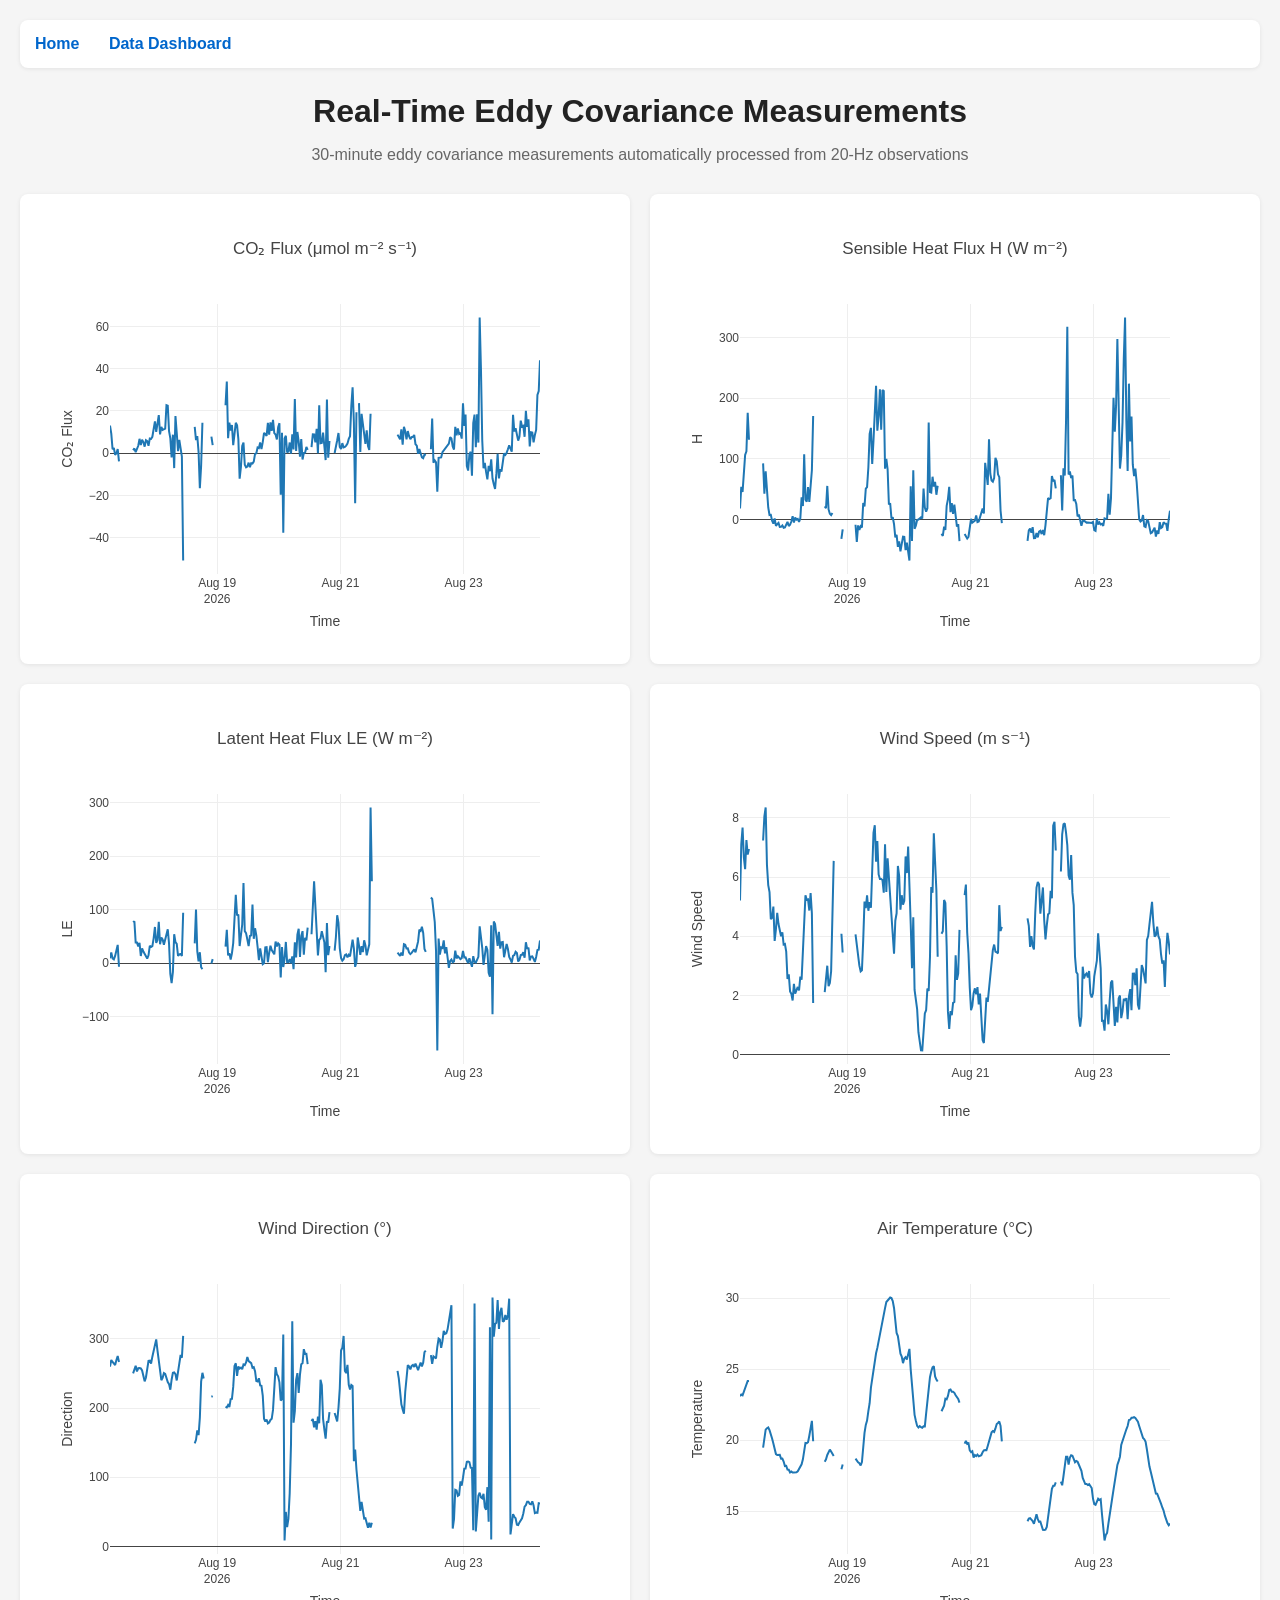
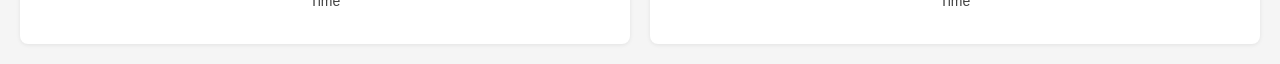
<file: dashboard.html>
<!DOCTYPE html>
<html>

<head>

<meta charset="utf-8">

<title>Real-Time Eddy Covariance Measurements</title>

<link rel="stylesheet" href="css/style.css">

<script src="https://cdn.plot.ly/plotly-latest.min.js"></script>

</head>

<body>

<nav>
    <a href="index.html">Home</a>
    <a href="dashboard.html">Data Dashboard</a>
</nav>

<h1>Real-Time Eddy Covariance Measurements</h1>

<p class="subtitle">
30-minute eddy covariance measurements automatically processed from 20-Hz observations
</p>

<div class="dashboard-grid">

    <div id="co2plot" class="plot-panel"></div>

    <div id="hplot" class="plot-panel"></div>

    <div id="leplot" class="plot-panel"></div>

    <div id="wsplot" class="plot-panel"></div>

    <div id="wdplot" class="plot-panel"></div>

    <div id="taplot" class="plot-panel"></div>

</div>

<script>

fetch("data/FluxDashboard.csv")

.then(response => response.text())

.then(text => {

    let rows = text.trim().split("\n");

    let time = [];
    let co2 = [];
    let H = [];
    let LE = [];
    let ws = [];
    let wd = [];
    let Ta = [];

    for(let i=1;i<rows.length;i++){

        let c = rows[i].trim().split(",");

        if(c.length < 7) continue;

        time.push(c[0]);

        co2.push(parseFloat(c[1]));

        H.push(parseFloat(c[2]));

        LE.push(parseFloat(c[3]));

        ws.push(parseFloat(c[4]));

        wd.push(parseFloat(c[5]));

        Ta.push(parseFloat(c[6]));

    }

    Plotly.newPlot(
        "co2plot",
        [{
            x: time,
            y: co2,
            mode: "lines",
            name: "CO₂ Flux"
        }],
        {
            title: "CO₂ Flux (μmol m⁻² s⁻¹)",
            xaxis: {title: "Time"},
            yaxis: {title: "CO₂ Flux"}
        }
    );

    Plotly.newPlot(
        "hplot",
        [{
            x: time,
            y: H,
            mode: "lines",
            name: "H"
        }],
        {
            title: "Sensible Heat Flux H (W m⁻²)",
            xaxis: {title: "Time"},
            yaxis: {title: "H"}
        }
    );

    Plotly.newPlot(
        "leplot",
        [{
            x: time,
            y: LE,
            mode: "lines",
            name: "LE"
        }],
        {
            title: "Latent Heat Flux LE (W m⁻²)",
            xaxis: {title: "Time"},
            yaxis: {title: "LE"}
        }
    );

    Plotly.newPlot(
        "wsplot",
        [{
            x: time,
            y: ws,
            mode: "lines",
            name: "Wind Speed"
        }],
        {
            title: "Wind Speed (m s⁻¹)",
            xaxis: {title: "Time"},
            yaxis: {title: "Wind Speed"}
        }
    );

    Plotly.newPlot(
        "wdplot",
        [{
            x: time,
            y: wd,
            mode: "lines",
            name: "Wind Direction"
        }],
        {
            title: "Wind Direction (°)",
            xaxis: {title: "Time"},
            yaxis: {title: "Direction"}
        }
    );

    Plotly.newPlot(
        "taplot",
        [{
            x: time,
            y: Ta,
            mode: "lines",
            name: "Temperature"
        }],
        {
            title: "Air Temperature (°C)",
            xaxis: {title: "Time"},
            yaxis: {title: "Temperature"}
        }
    );

})

.catch(error => {

    console.error(error);

    document.body.innerHTML +=
    "<h2 style='color:red;'>Failed to load FluxDashboard.csv</h2>";

});

</script>

</body>

</html>
</file>
<file: css/style.css>
body {
    font-family: Arial, Helvetica, sans-serif;
    max-width: 1800px;
    margin: 0 auto;
    padding: 20px;
    background-color: #f5f5f5;
}

h1 {
    text-align: center;
    color: #222222;
    margin-bottom: 10px;
}

.subtitle {
    text-align: center;
    color: #666666;
    margin-bottom: 30px;
    font-size: 1.0em;
}

nav {
    background-color: white;
    padding: 15px;
    margin-bottom: 25px;
    border-radius: 8px;
    box-shadow: 0px 1px 4px rgba(0,0,0,0.08);
}

nav a {
    margin-right: 25px;
    text-decoration: none;
    font-weight: bold;
    color: #0066cc;
}

nav a:hover {
    color: #003d80;
}

.dashboard-grid {
    display: grid;
    grid-template-columns: repeat(2, 1fr);
    gap: 20px;
}

.plot-panel {
    background-color: white;
    border-radius: 8px;
    padding: 10px;
    min-height: 450px;
    box-shadow: 0px 1px 4px rgba(0,0,0,0.08);
}

@media only screen and (max-width: 1200px) {

    .dashboard-grid {
        grid-template-columns: 1fr;
    }

}
</file>
